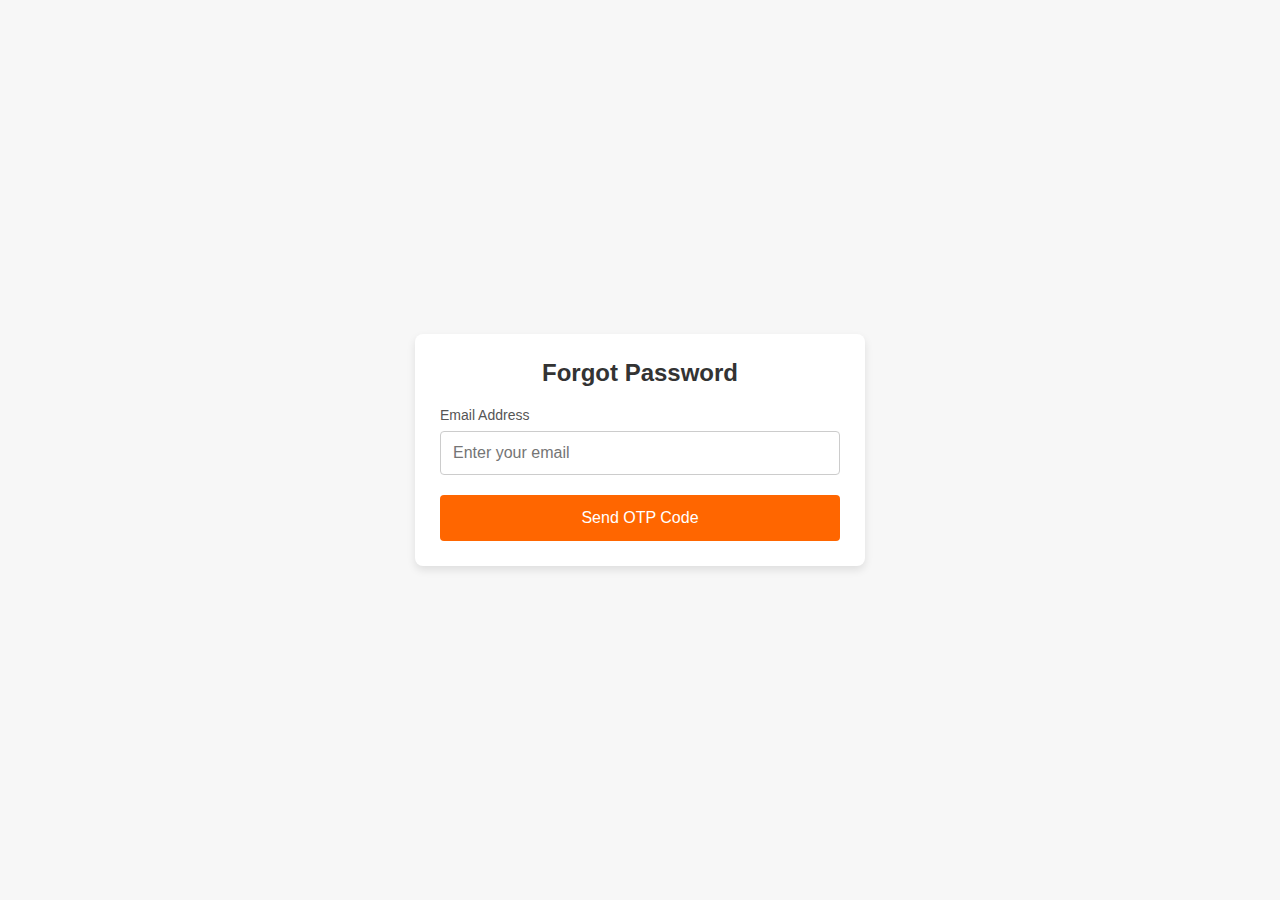
<file: for.html>
<!DOCTYPE html>
<html lang="en">
<head>
    <meta charset="UTF-8">
    <meta name="viewport" content="width=device-width, initial-scale=1.0">
    <title>Forgot Password</title>
    <style>
        * {
            margin: 0;
            padding: 0;
            box-sizing: border-box;
        }

        body {
            font-family: Arial, sans-serif;
            background-color: #f7f7f7;
            display: flex;
            justify-content: center;
            align-items: center;
            height: 100vh;
            padding: 20px;
        }

        .container {
            width: 100%;
            max-width: 450px;
            background-color: white;
            border-radius: 8px;
            box-shadow: 0 4px 8px rgba(0, 0, 0, 0.1);
            padding: 25px;
        }

        h2 {
            font-size: 24px;
            margin-bottom: 20px;
            color: #333;
            text-align: center;
        }

        form {
            text-align: left;
        }

        label {
            font-size: 14px;
            color: #555;
            display: block;
            margin-bottom: 8px;
        }

        .input-group {
            margin-bottom: 20px;
        }

        input {
            width: 100%;
            padding: 12px;
            border: 1px solid #ccc;
            border-radius: 4px;
            font-size: 16px;
        }

        input:focus {
            border-color: #ff6600;
            outline: none;
        }

        .hint {
            font-size: 12px;
            color: #777;
            margin-top: 5px;
        }

        .btn {
            width: 100%;
            padding: 14px;
            background-color: #ff6600;
            border: none;
            color: white;
            font-size: 16px;
            cursor: pointer;
            border-radius: 4px;
        }

        .btn:hover {
            background-color: #e65c00;
        }

        .timer {
            text-align: center;
            margin: 10px 0;
            color: #888;
            font-size: 14px;
        }

        .error {
            color: red;
            font-size: 14px;
            margin-top: 10px;
        }

        .success {
            color: green;
            font-size: 14px;
            margin-bottom: 10px;
        }
    </style>
</head>
<body>
    <div class="container">
        <h2>Forgot Password</h2>

        <!-- Step 1: Enter Email -->
        <form id="email-form">
            <div class="input-group">
                <label for="email">Email Address</label>
                <input type="email" id="email" placeholder="Enter your email" required>
            </div>
            <button type="submit" class="btn">Send OTP Code</button>
        </form>

        <!-- Step 2: Verify OTP -->
        <form id="otp-form" style="display: none;">
            <div class="input-group">
                <label for="otp">Enter OTP Code</label>
                <input type="text" id="otp" placeholder="Enter the OTP" required>
                <p class="hint">You have <span id="timer">30</span> seconds to verify.</p>
                <p id="error-message" class="error" style="display: none;">Invalid OTP! Please try again.</p>
            </div>
            <button type="submit" class="btn">Verify OTP</button>
            <p id="resend-link" class="timer">
                <button type="button" id="resend-btn" class="btn" 
                        style="background: none; color: #ff6600; text-decoration: underline; 
                        padding: 0; border: none; cursor: pointer;">Resend OTP</button>
            </p>
        </form>

        <!-- Step 3: Reset Password -->
        <form id="reset-form" style="display: none;">
            <div class="input-group">
                <label for="new-password">New Password</label>
                <input type="password" id="new-password" placeholder="Enter your new password" required>
            </div>
            <div class="input-group">
                <label for="confirm-password">Confirm Password</label>
                <input type="password" id="confirm-password" placeholder="Confirm your new password" required>
            </div>
            <button type="submit" class="btn">Update Password</button>
        </form>
    </div>

    <script>
        // Elements
        const emailForm = document.getElementById("email-form");
        const otpForm = document.getElementById("otp-form");
        const resetForm = document.getElementById("reset-form");
        const timerEl = document.getElementById("timer");
        const resendBtn = document.getElementById("resend-btn");
        const otpInput = document.getElementById("otp");
        const errorMessage = document.getElementById("error-message");

        let countdown;
        let otpCode = "1234"; // Static OTP for demonstration
        let timer = 30;

        // Step 1: Send OTP
        emailForm.addEventListener("submit", function (e) {
            e.preventDefault();
            sendOTP();
        });

        // Step 2: Verify OTP
        otpForm.addEventListener("submit", function (e) {
            e.preventDefault();
            if (otpInput.value === otpCode) {
                clearInterval(countdown);
                errorMessage.style.display = "none"; // Hide error message if displayed
                otpForm.style.display = "none";
                resetForm.style.display = "block";
            } else {
                errorMessage.style.display = "block"; // Show error message
            }
        });

        // Step 3: Update Password
        resetForm.addEventListener("submit", function (e) {
            e.preventDefault();
            const newPassword = document.getElementById("new-password").value;
            const confirmPassword = document.getElementById("confirm-password").value;

            if (newPassword !== confirmPassword) {
                alert("Passwords do not match!");
            } else {
                alert("Password successfully updated!");
                location.reload(); // Simulate process completion
            }
        });

        // Resend OTP
        resendBtn.addEventListener("click", function () {
            sendOTP();
        });

        // Send OTP and Start Timer
        function sendOTP() {
            emailForm.style.display = "none";
            otpForm.style.display = "block";
            startTimer();
        }

        // Timer for OTP
        function startTimer() {
            timer = 30;
            clearInterval(countdown); // Clear previous countdown, if any
            timerEl.textContent = timer;

            countdown = setInterval(function () {
                timer--;
                timerEl.textContent = timer;

                if (timer <= 0) {
                    clearInterval(countdown);
                }
            }, 1000);
        }
    </script>
</body>
</html>
</file>
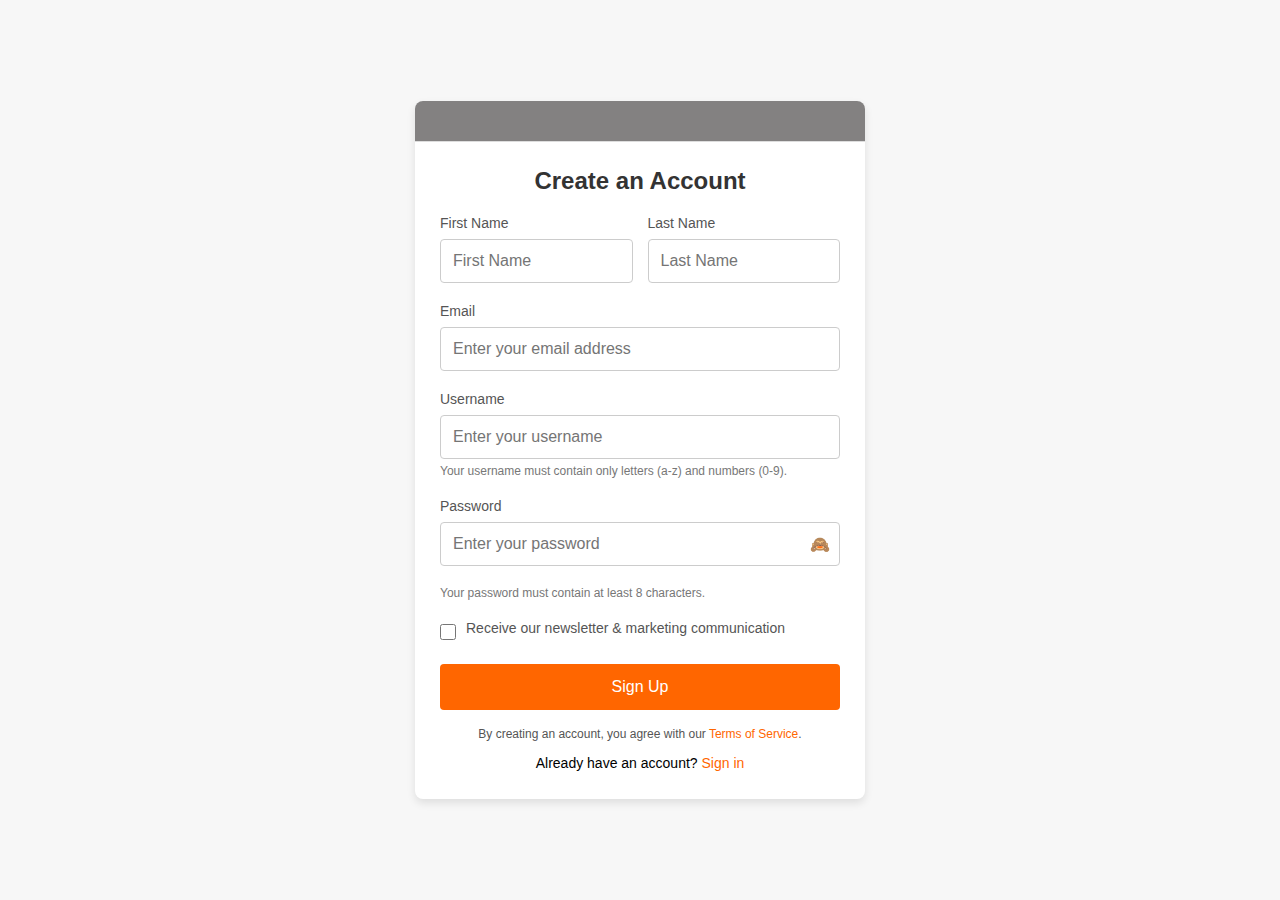
<file: sign-up.html>
<!DOCTYPE html>
<html lang="en">
<head>
    <meta charset="UTF-8">
    <meta name="viewport" content="width=device-width, initial-scale=1.0">
    <title>Create an Account</title>
    <style>
        * {
            margin: 0;
            padding: 0;
            box-sizing: border-box;
        }

        body {
            font-family: Arial, sans-serif;
            background-color: #f7f7f7;
            display: flex;
            justify-content: center;
            align-items: center;
            height: 100vh;
            padding: 20px;
        }

        .container {
            width: 100%;
            max-width: 450px;
            background-color: white;
            border-radius: 8px;
            box-shadow: 0 4px 8px rgba(0, 0, 0, 0.1);
            overflow: hidden;
        }

        .header {
            background-color: #838181;
            padding: 20px;
            display: flex;
            align-items: center;
            border-bottom: 1px solid #ddd;
        }

        .header img {
            width: 30px;
            margin-right: 10px;
        }

        .header h1 {
            font-size: 18px;
            font-weight: 600;
            color: #333;
        }

        .sign-up-box {
            padding: 25px;
        }

        h2 {
            font-size: 24px;
            margin-bottom: 20px;
            color: #333;
            text-align: center;
        }

        form {
            text-align: left;
        }

        label {
            font-size: 14px;
            color: #555;
            display: block;
            margin-bottom: 8px; /* Add gap between label and input */
        }

        .input-group {
            position: relative;
            margin-bottom: 20px; /* Add gap between input fields */
        }

        input {
            width: 100%;
            padding: 12px;
            border: 1px solid #ccc;
            border-radius: 4px;
            font-size: 16px;
        }

        input:focus {
            border-color: #ff6600;
            outline: none;
        }

        .input-group-inline {
            display: flex;
            gap: 15px; /* Add gap between first name and last name fields */
            margin-bottom: 20px;
        }

        .input-group-inline input {
            width: 100%;
        }

        .toggle-password {
            position: absolute;
            top: 50%;
            right: 10px;
            transform: translateY(-50%);
            cursor: pointer;
            color: #888;
        }

        .hint {
            font-size: 12px;
            color: #777;
            margin-top: 5px;
        }

        .checkbox-group {
            display: flex;
            align-items: center; /* Align checkbox and text vertically */
            gap: 10px; /* Add gap between checkbox and label */
            margin-bottom: 20px;
        }

        .checkbox-group input {
            margin: 0; /* Remove extra margins from checkbox */
            width: 16px;
            height: 16px;
        }

        .sign-up-btn {
            width: 100%;
            padding: 14px;
            background-color: #ff6600;
            border: none;
            color: white;
            font-size: 16px;
            cursor: pointer;
            border-radius: 4px;
            margin-bottom: 15px;
        }

        .sign-up-btn:hover {
            background-color: #e65c00;
        }

        .terms {
            font-size: 12px;
            color: #555;
            text-align: center;
            margin-bottom: 10px;
            line-height: 1.5;
        }

        .terms a {
            color: #ff6600;
            text-decoration: none;
        }

        .terms a:hover {
            text-decoration: underline;
        }

        .already-account {
            font-size: 14px;
            text-align: center;
            line-height: 1.5;
        }

        .already-account a {
            color: #ff6600;
            text-decoration: none;
        }

        .already-account a:hover {
            text-decoration: underline;
        }
    </style>
</head>
<body>
    <div class="container">
        <div class="header">

        </div>
        <div class="sign-up-box">
            <h2>Create an Account</h2>
            <form action="#" method="POST">
                <div class="input-group-inline">
                    <div>
                        <label for="first-name">First Name</label>
                        <input type="text" id="first-name" name="first_name" placeholder="First Name" required>
                    </div>
                    <div>
                        <label for="last-name">Last Name</label>
                        <input type="text" id="last-name" name="last_name" placeholder="Last Name" required>
                    </div>
                </div>

                <div class="input-group">
                    <label for="email">Email</label>
                    <input type="email" id="email" name="email" placeholder="Enter your email address" required>
                </div>

                <div class="input-group">
                    <label for="username">Username</label>
                    <input type="text" id="username" name="username" placeholder="Enter your username" required>
                    <p class="hint">Your username must contain only letters (a-z) and numbers (0-9).</p>
                </div>

                <div class="input-group">
                    <label for="password">Password</label>
                    <div class="input-group">
                        <input type="password" id="password" name="password" placeholder="Enter your password" required>
                        <span class="toggle-password" onclick="togglePassword()">🙈</span>
                    </div>
                    <p class="hint">Your password must contain at least 8 characters.</p>
                </div>

                <div class="checkbox-group">
                    <input type="checkbox" id="newsletter" name="newsletter">
                    <label for="newsletter">Receive our newsletter & marketing communication</label>
                </div>

                <button type="submit" class="sign-up-btn">Sign Up</button>
            </form>

            <p class="terms">
                By creating an account, you agree with our <a href="#">Terms of Service</a>.
            </p>
            <div class="already-account">
                <p>Already have an account? <a href="index.html">Sign in</a></p>
            </div>
        </div>
    </div>

    <script>
        // Toggle password visibility
        function togglePassword() {
            const passwordInput = document.getElementById("password");
            const toggleIcon = document.querySelector(".toggle-password");
            if (passwordInput.type === "password") {
                passwordInput.type = "text";
                toggleIcon.textContent = "👁️"; // Change icon to open eye
            } else {
                passwordInput.type = "password";
                toggleIcon.textContent = "🙈"; // Change icon to eye-slash
            }
        }
    </script>
</body>
</html>
</file>
